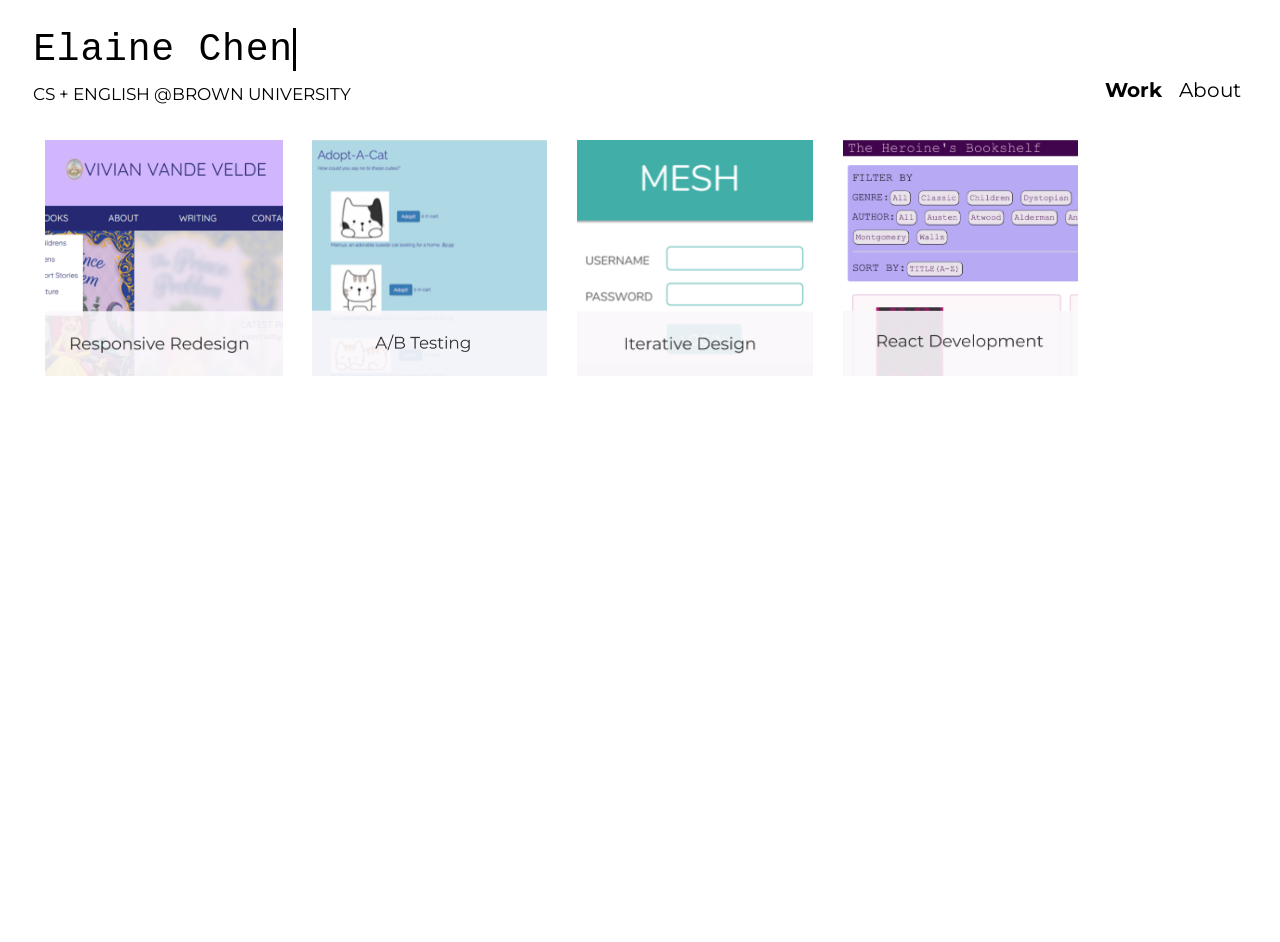
<file: index.html>
<!doctype html>

<html>
  <head>
    <title> Elaine Chen - Home </title>
    <link rel="stylesheet" href="index.css">
    <link rel="preconnect" href="https://fonts.gstatic.com"> 
    <link href="https://fonts.googleapis.com/css2?family=Cormorant+Garamond:wght@300&family=Montserrat:wght@300&family=Roboto+Slab:wght@200&display=swap" rel="stylesheet">
    <meta content="width=device-width, initial-scale=1" name="viewport" />
  </head>

  <body class = "body">
    <!-- Name -->
    <div class = "header">
      <div class="typewriter">
        <h1> Elaine Chen </h1>
      </div>
    </div>

    <!-- Tagline -->
    <div class = "subheader"> CS + ENGLISH @BROWN UNIVERSITY </div>
    
    <!-- Nav Bar -->
    <div class = "nav-bar">
      <ul class = "horizontal-bar">
        <li class = "nav-item"><a href="#" class = "nav-link" style = "font-weight: bold">Work</a></li>
        <li class = "nav-item"><a href="about.html" class = "nav-link">About</a></li>
      </ul>
    </div>

    <!-- Grid of projects -->
    <div class = "grid">
      <div>
      <a href = "design.html" style = "text-decoration: none" alt = "Responsive Redesign"> <img src = "vvv.png" class = "image"> </a>
      <a href = "ABTesting.html" style = "text-decoration: none" alt = "AB Testing"> <img src = "ab.png" class = "image"> </a>
      <a href = "iterative.html" style = "text-decoration: none" alt = "Iterative Redesign"> <img src = "mesh.png" class = "image"> </a>
      <a href = "development.html" style = "text-decoration: none" alt = "Development"> <img src = "heroine.png" class = "image"> </a>
      </div>
    </div>
  </body>
</html>
</file>
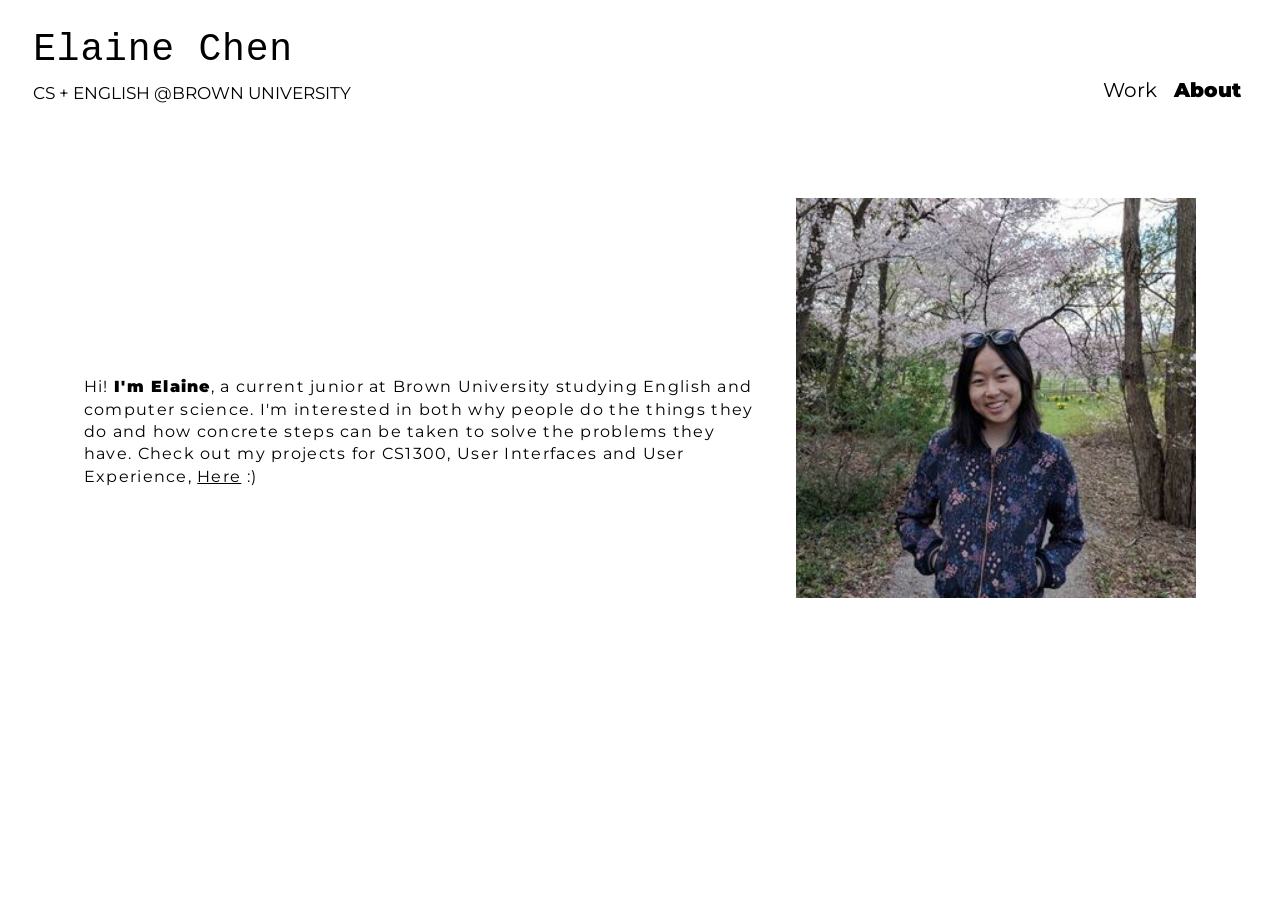
<file: about.html>
<!doctype html>

<html>
  <head>
    <title> Elaine Chen - About </title>
    <link rel="stylesheet" href="about-index.css">
    <link rel="preconnect" href="https://fonts.gstatic.com"> 
    <link href="https://fonts.googleapis.com/css2?family=Cormorant+Garamond:wght@300&family=Montserrat:wght@300&family=Roboto+Slab:wght@200&display=swap" rel="stylesheet">
    <meta content="width=device-width, initial-scale=1" name="viewport" />
  </head>

  <body class = "body">
    <!-- Name -->
    <div class = "header">
      <div class="no-typewriter">
        <a href = "index.html" style = "text-decoration: none; color: black"> <h1> Elaine Chen </h1> </a>
      </div>
    </div>

    <!-- Tagline -->
    <div class = "subheader"> CS + ENGLISH @BROWN UNIVERSITY </div>
    
    <!-- Nav Bar -->
    <div class = "nav-bar">
      <ul class = "horizontal-bar">
        <li class = "nav-item"><a href="index.html" class = "nav-link">Work</a></li>
        <li class = "nav-item"><a href="#" class = "nav-link" style = "font-weight: 900">About</a></li>
      </ul>
    </div>

    <!-- About Me -->
    <div class = "about-me">
      <div class = "blurb">
        Hi! <span class = "name">I'm Elaine</span>,
        a current junior at Brown University studying English and
        computer science. I'm interested in both why people do the things
        they do and how concrete steps can be taken to solve the problems
        they have. Check out my projects for CS1300, User Interfaces and
        User Experience, <span><a href = "index.html" class = "inline-link">Here</a></span> :)
      </div>

      <div class = "me-pic"> 
        <img src = "propic.jpg" class = "me-pic">
      </div>
    </div>
  </body>
</html>
</file>
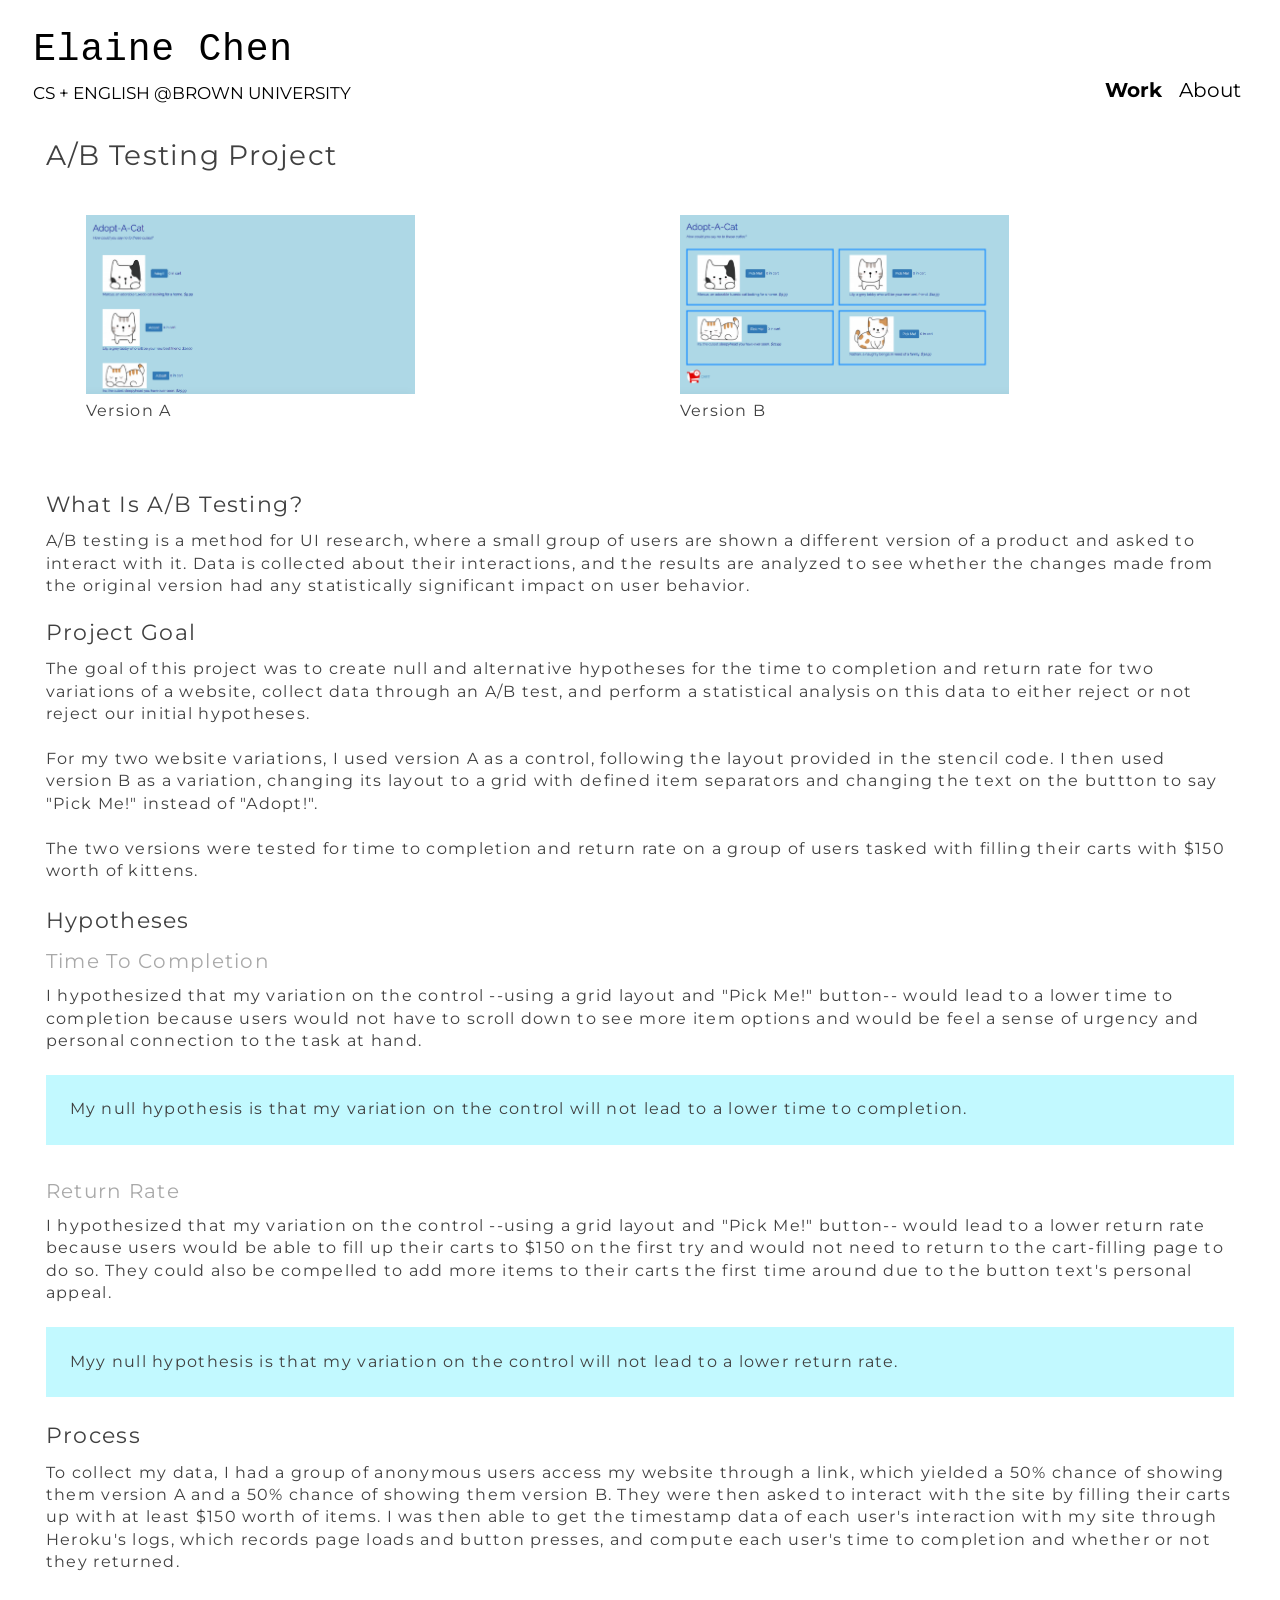
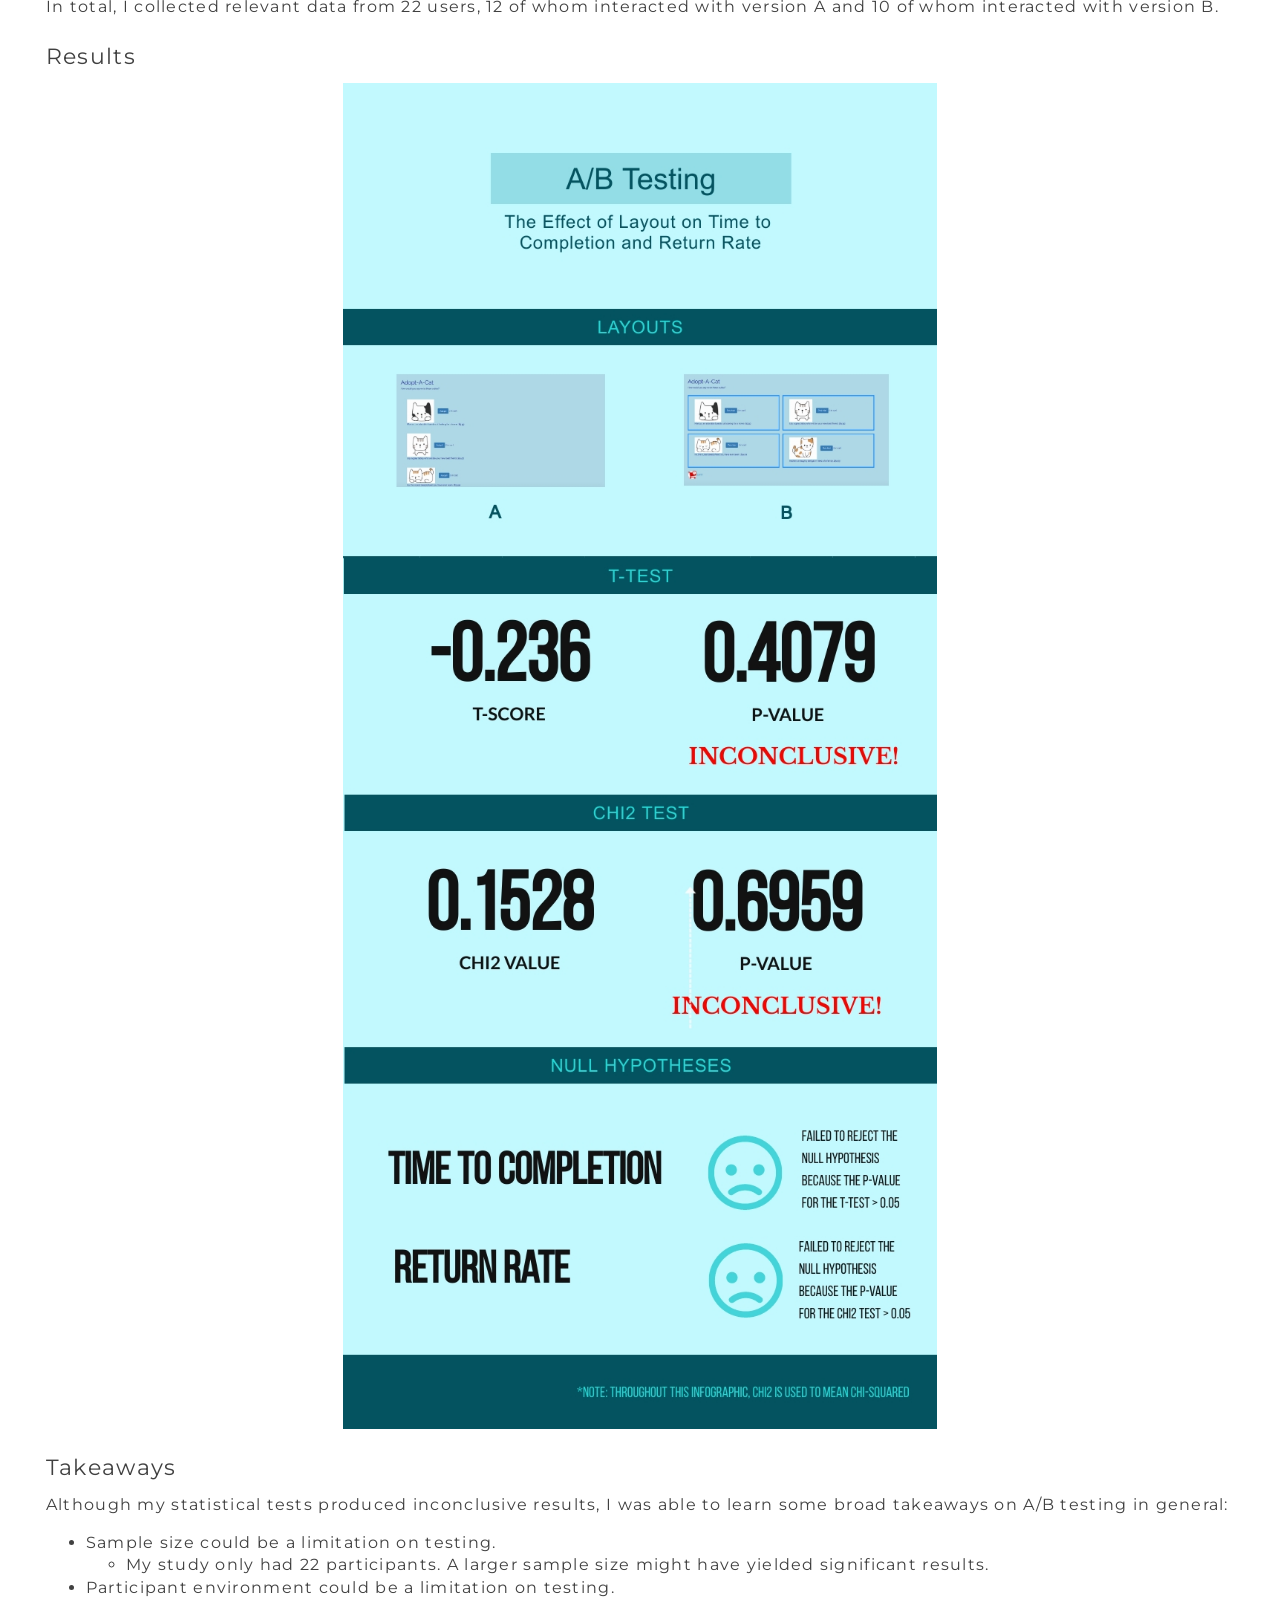
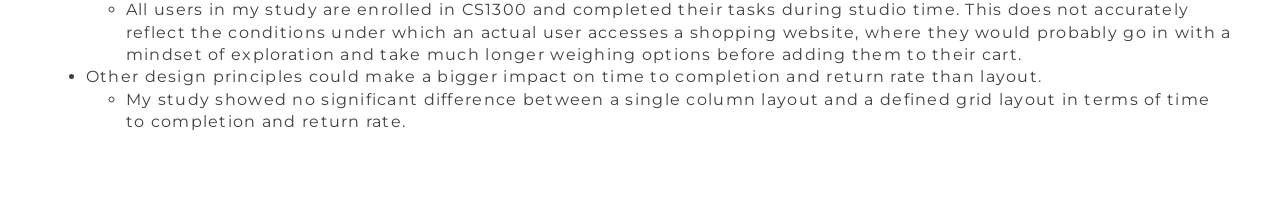
<file: ABTesting.html>
<!doctype html>

<html>
  <head>
    <title> Elaine Chen - A/B Testing </title>
    <link rel="stylesheet" href="ABTesting-index.css">
    <link rel="preconnect" href="https://fonts.gstatic.com"> 
    <link href="https://fonts.googleapis.com/css2?family=Cormorant+Garamond:wght@300&family=Montserrat:wght@300&family=Roboto+Slab:wght@200&display=swap" rel="stylesheet">
    <meta content="width=device-width, initial-scale=1" name="viewport" />
  </head>

  <body>
    <!-- SITE HEADER -->
    <div class = "s-header">
      <div class="no-typewriter">
        <a href = "index.html" style = "text-decoration: none; color: black"> <h1> Elaine Chen </h1> </a>
      </div>
    </div>

    <!-- Tagline -->
    <div class = "subheader"> CS + ENGLISH @BROWN UNIVERSITY </div>
    
    <!-- Nav Bar -->
    <div class = "nav-bar">
      <ul class = "horizontal-bar">
        <li class = "nav-item"><a href="index.html" class = "nav-link" style = "font-weight: bold">Work</a></li>
        <li class = "nav-item"><a href="about.html" class = "nav-link">About</a></li>
      </ul>
    </div>

    <!-- PROJECT SPECIFIC -->
    <div class = "body">
    <!-- Header -->
    <div class = "header"> A/B Testing Project </div>

    <!-- Intro -->
    <div class = "image-comp-section"> 
      <figure> 
        <a href="A.html" style = "text-decoration: none"><img src = "image_a.png" alt = "version A" class = "comp-image"></a>
        <figcaption class = "section-content"> Version A </figcaption>
      </figure>
      <figure> 
        <a href="B.html"><img src = "image_b.png" alt = "version B" class = "comp-image"> </a>
        <figcaption class = "section-content"> Version B </figcaption>
      </figure>
    </div>

    <!-- What Is Explanation -->
    <div class = "section-header"> What Is A/B Testing? </div>
    <div class = "section-content">
      A/B testing is a method for UI research, where a small group of users
      are shown a different version of a product and asked to interact with it.
      Data is collected about their interactions, and the results are analyzed
      to see whether the changes made from the original version had any
      statistically significant impact on user behavior.
    </div>

    <!-- Project Goal -->
    <div class = "section">
      <div class = "section-header"> Project Goal </div>
      <div class = "section-content"> 
        The goal of this project was to create null and alternative hypotheses
        for the time to completion and return rate for two variations of a website,
        collect data through an A/B test, and perform a statistical analysis
        on this data to either reject or not reject our initial hypotheses.
        <br>
        <br>
        For my two website variations, I used version A as a control, following the
        layout provided in the stencil code. I then used version B as a variation,
        changing its layout to a grid with defined item separators and changing the
        text on the buttton to say "Pick Me!" instead of "Adopt!".
        <br>
        <br>
        The two versions were tested for time to completion and return rate on a
        group of users tasked with filling their carts with $150 worth of kittens.
      </div>
    </div>


    <!-- The Hypotheses -->
    <div class = "section">
      <div class = "section-header"> Hypotheses </div>
      <div class = "section-subheader"> Time To Completion </div>
      <div class = "section-content"> 
        I hypothesized that my variation on the control --using a grid layout and "Pick Me!" button-- would lead to
        a lower time to completion because users would not have to scroll down to 
        see more item options and would be feel a sense of urgency and personal
        connection to the task at hand.
        <br>
        <br>
        <div class = "special">
        My null hypothesis is that my variation on the control will not lead to a lower time to
        completion.
        </div>
      </div>
      <br>
      <div class = "section-subheader"> Return Rate </div>
      <div class = "section-content"> 
        I hypothesized that my variation on the control --using a grid layout and "Pick Me!" button-- would lead to
        a lower return rate because users would be able to fill up their carts to
        $150 on the first try and would not need to return to the cart-filling page
        to do so. They could also be compelled to add more items to their carts the
        first time around due to the button text's personal appeal.
        <br>
        <br>
        <div class = "special">
        Myy null hypothesis is that my variation on the control will not lead to a lower return rate.
      </div>
      </div>
    </div>

    <!-- The Process -->
    <div class = "section">
      <div class = "section-header"> Process </div>
      <div class = "section-content"> 
        To collect my data, I had a group of anonymous users access my website through
        a link, which yielded a 50% chance of showing them version A and a 50% chance of
        showing them version B. They were then asked to interact with the site by filling
        their carts up with at least $150 worth of items. I was then able to get the
        timestamp data of each user's interaction with my site through Heroku's logs,
        which records page loads and button presses, and compute each user's time to completion
        and whether or not they returned.
        <br>
        <br>
        In total, I collected relevant data from 22 users, 12 of whom interacted with version
        A and 10 of whom interacted with version B.
      </div>
    </div>

    <!-- The Results -->
    <div class = "section">
      <div class = "section-header"> Results </div>
      <div class = "section-content">
      </div>
      <!-- Put infographic here -->
      <img src = "infographic.jpg" class = "image">
    </div>

    <!-- Takeaways -->
    <div class = "section">
      <div class = "section-header"> Takeaways </div>
      <div class = "section-content">
        Although my statistical tests produced inconclusive results, I was able to learn some
        broad takeaways on A/B testing in general:
        <ul>
          <li> Sample size could be a limitation on testing.
            <ul>
              <li> My study only had 22 participants. A larger sample size might have yielded
                significant results.
              </li>
            </ul>
          </li>
          <li> Participant environment could be a limitation on testing.
            <ul>
              <li> All users in my study are enrolled in CS1300 and completed their tasks
                during studio time. This does not accurately reflect the conditions under which
                an actual user accesses a shopping website, where they would probably go in
                with a mindset of exploration and take much longer weighing options before
                adding them to their cart.
              </li>
            </ul>
          </li>
          <li> Other design principles could make a bigger impact on time to completion and
            return rate than layout.
            <ul>
              <li> My study showed no significant difference between a single column layout and
                a defined grid layout in terms of time to completion and return rate.
              </li>
            </ul>
          </li>
        </ul>
      </div>
    </div>
    </div>
  </body>
</html>
</file>
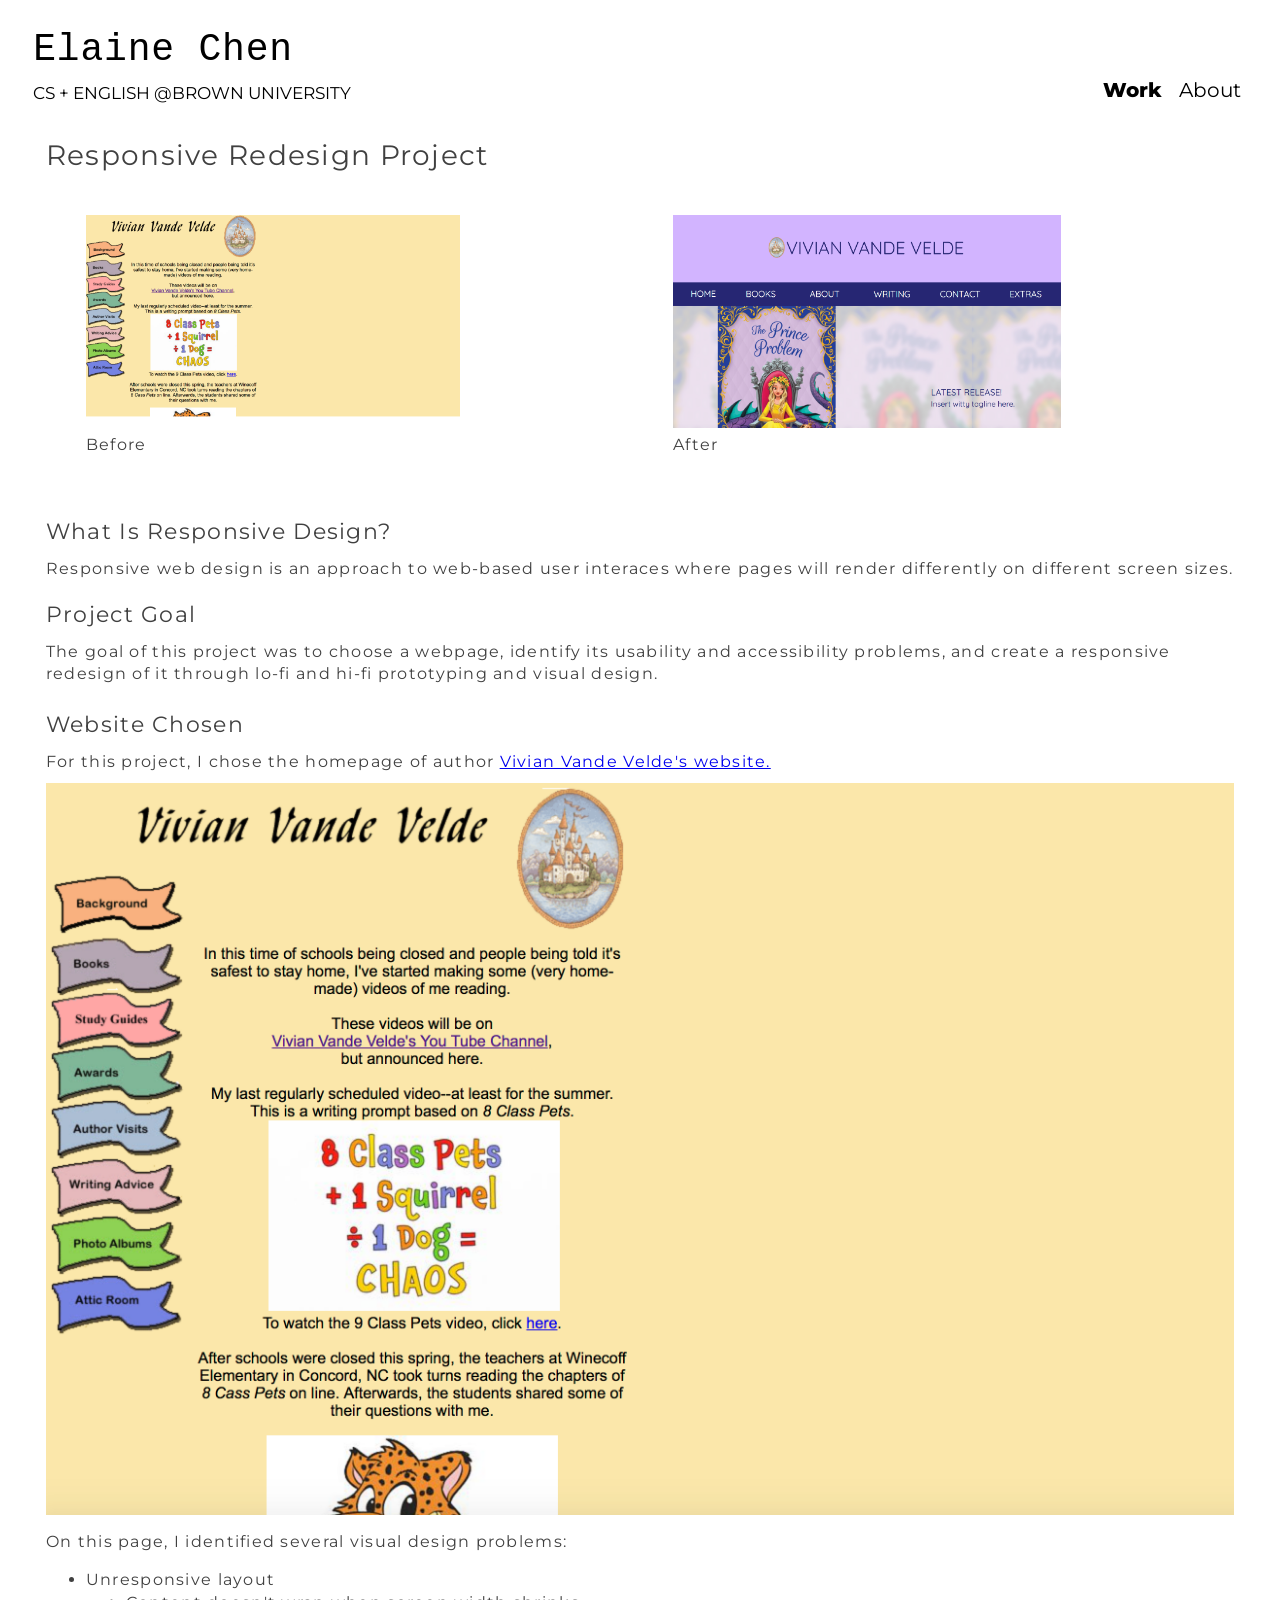
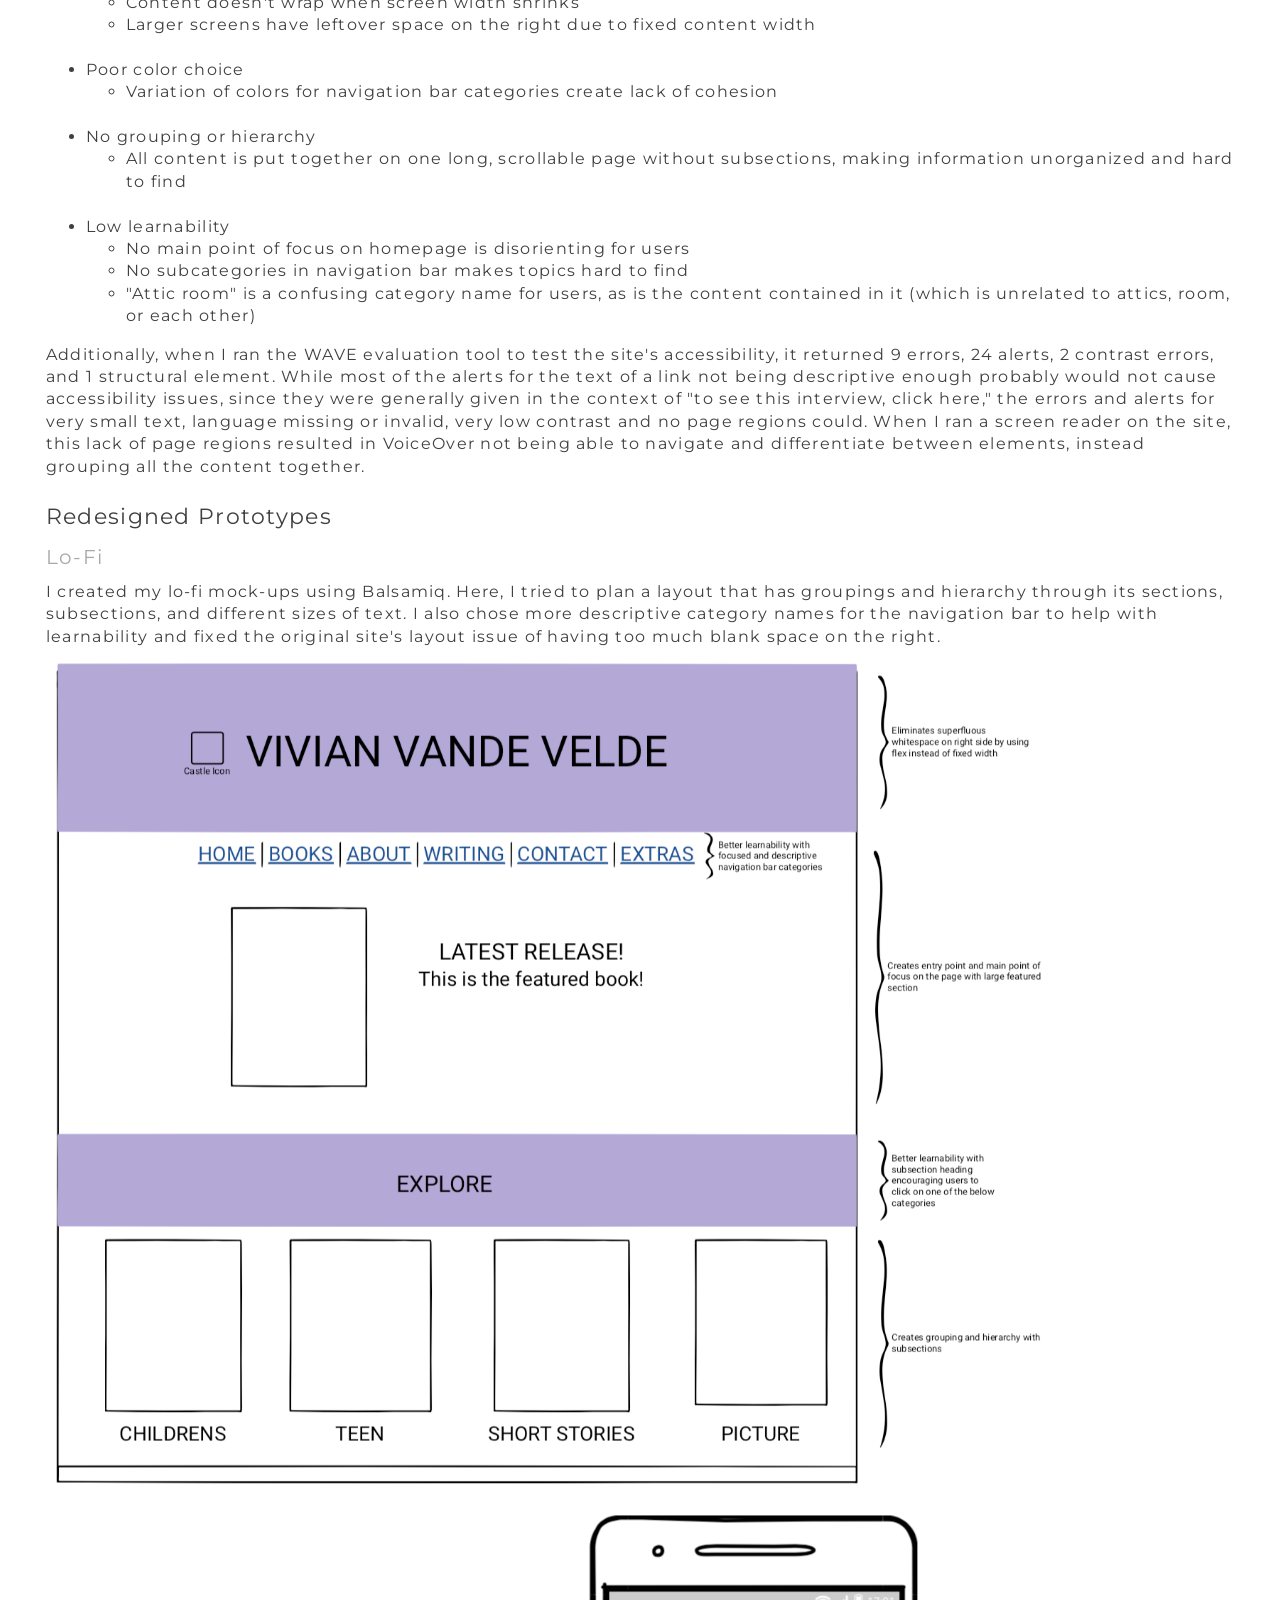
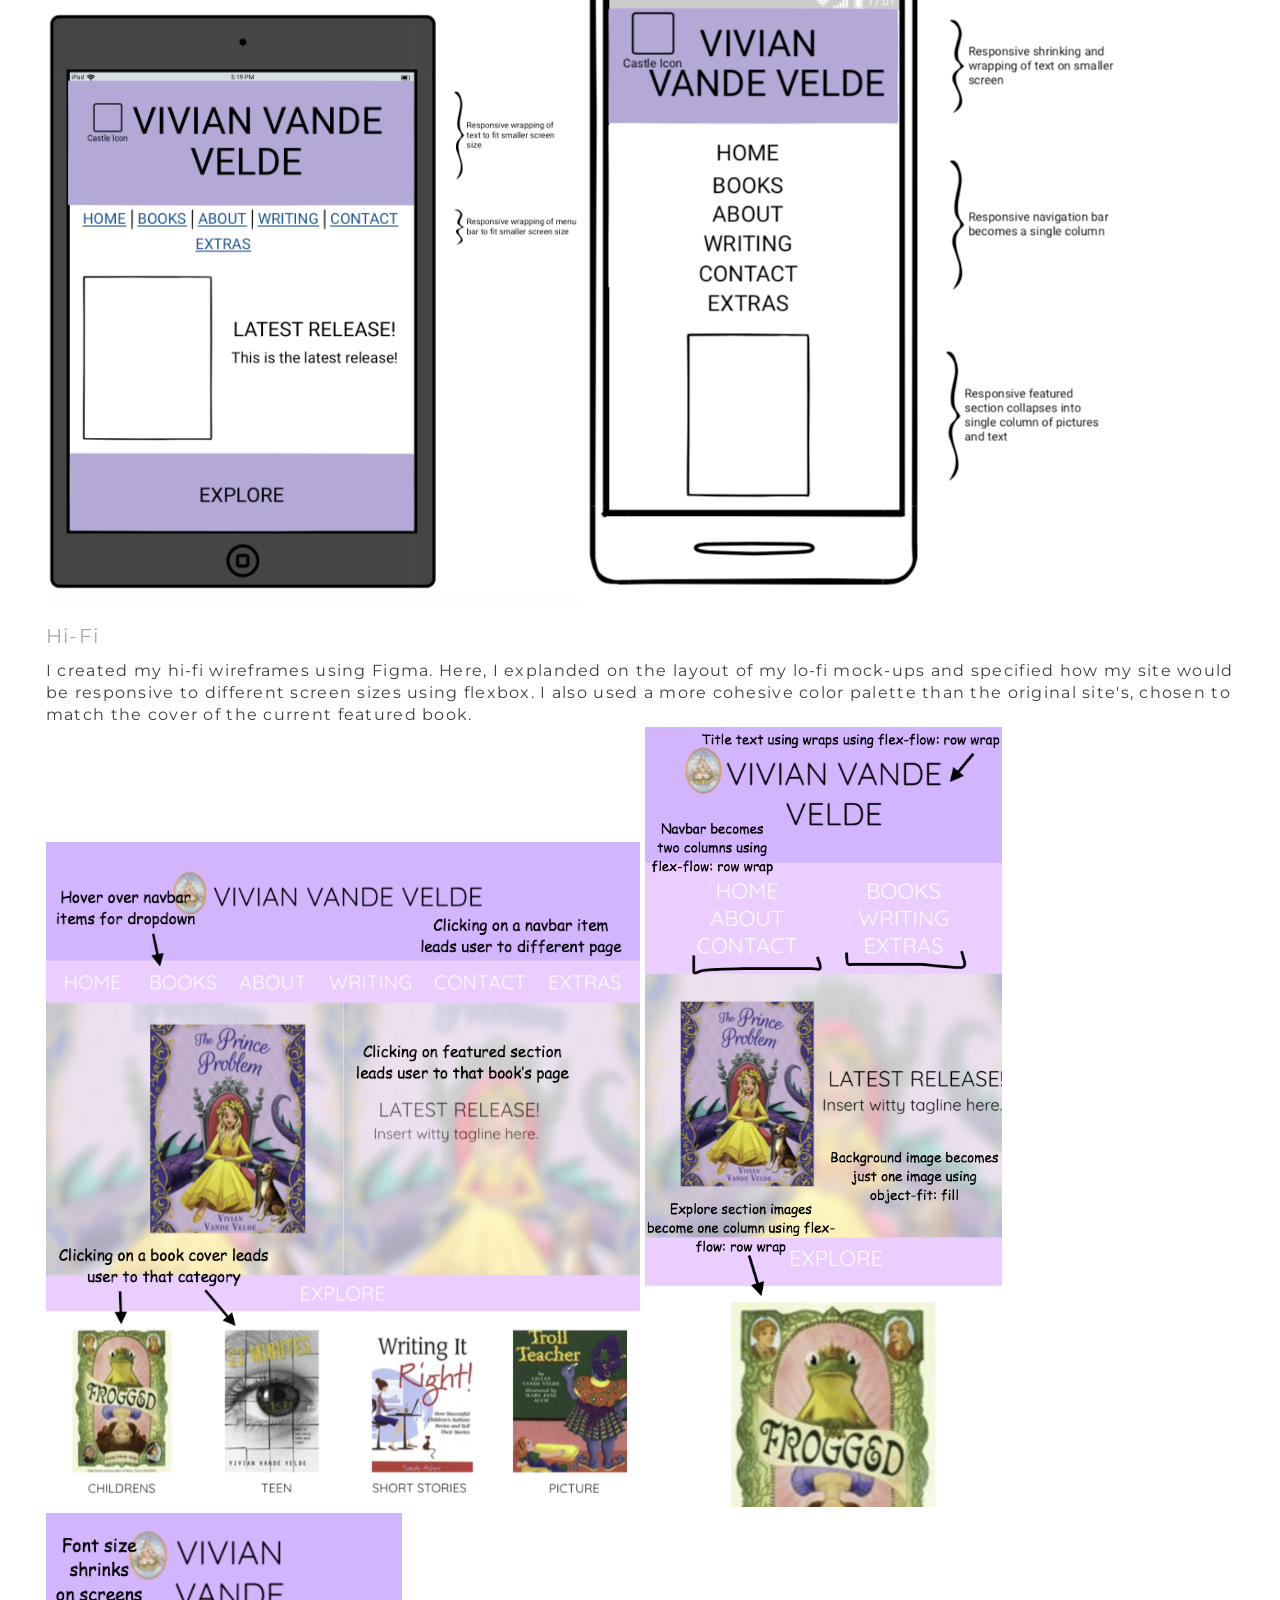
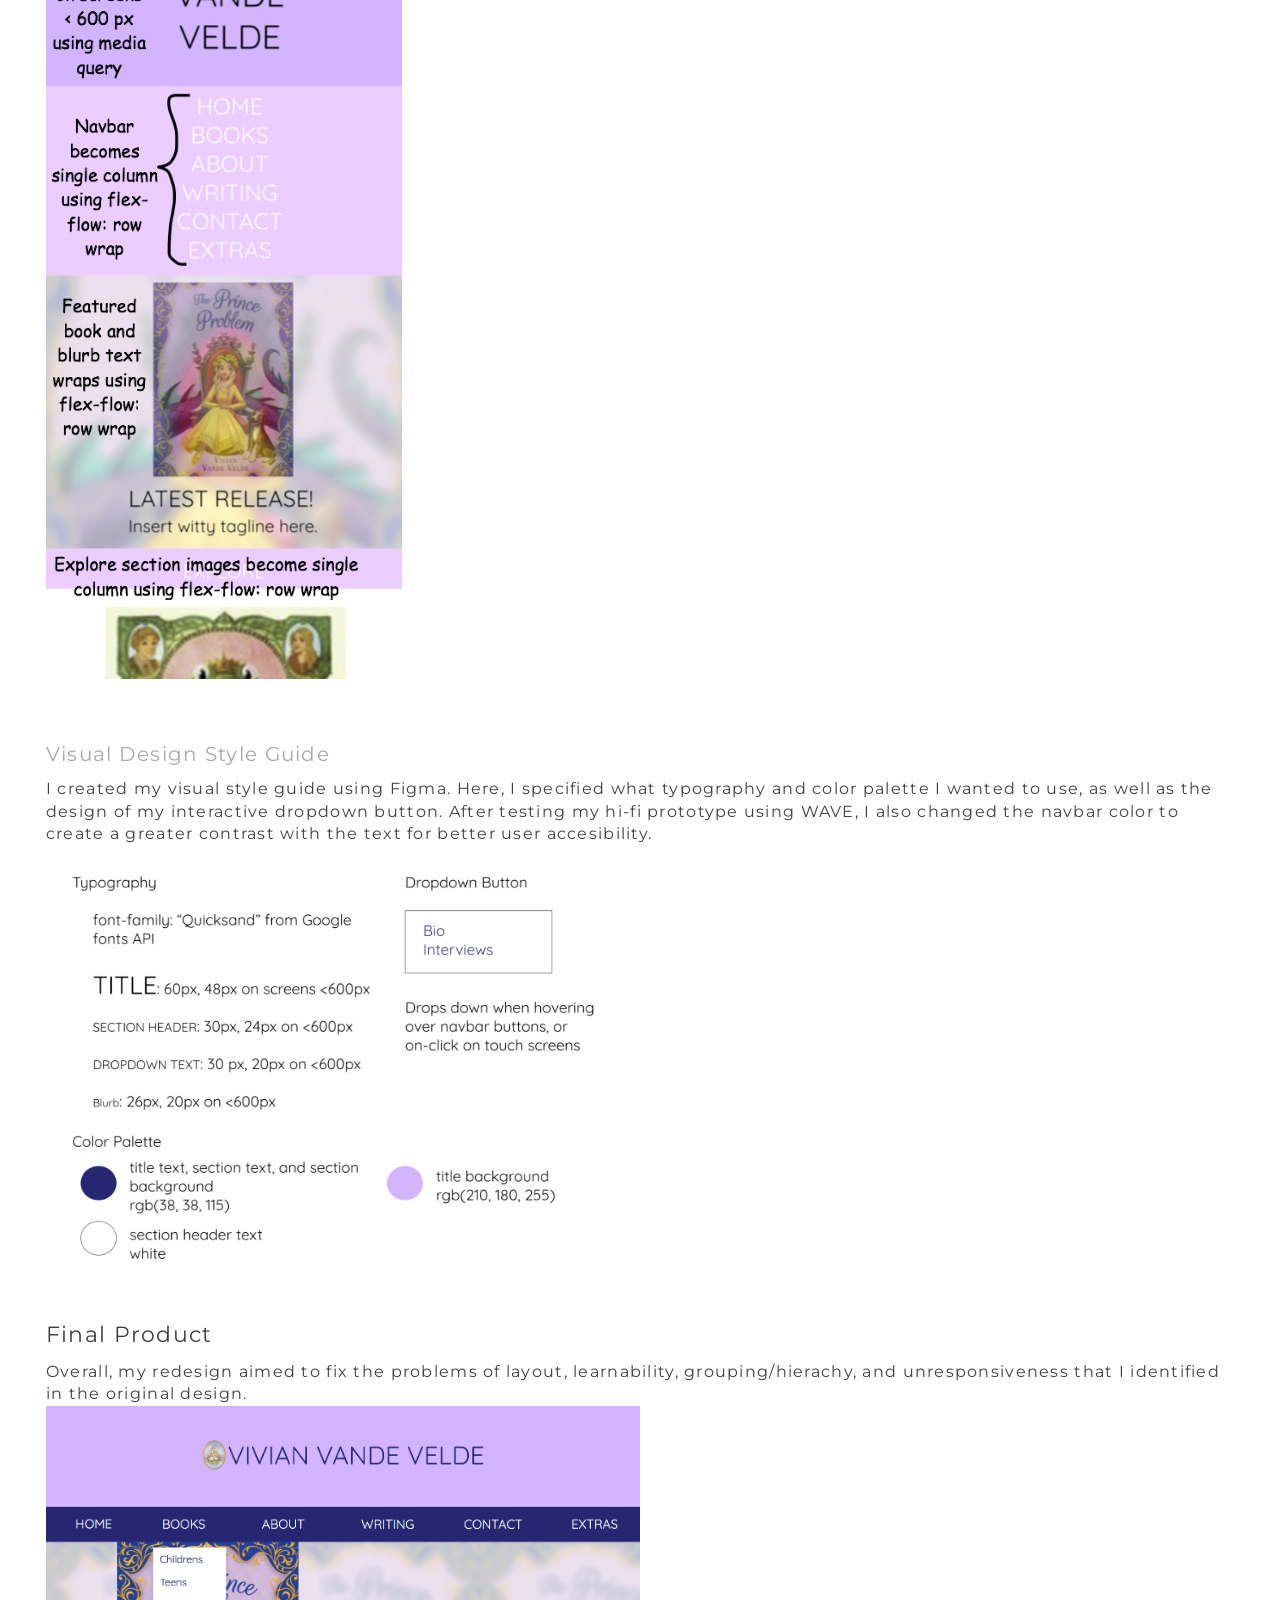
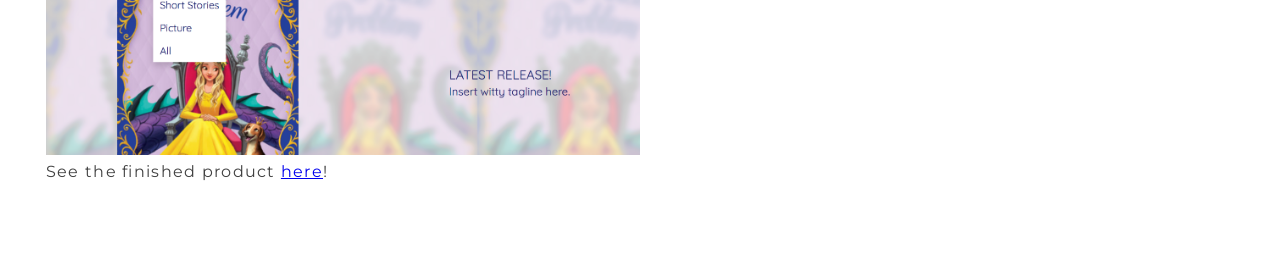
<file: design.html>
<!doctype html>

<html>
  <head>
    <title> Elaine Chen - Responsive Redesign </title>
    <link rel="stylesheet" href="design-index.css">
    <link rel="preconnect" href="https://fonts.gstatic.com"> 
    <link href="https://fonts.googleapis.com/css2?family=Cormorant+Garamond:wght@300&family=Montserrat:wght@300&family=Roboto+Slab:wght@200&display=swap" rel="stylesheet">
  </head>

  <body>
    <!-- SITE HEADER -->
    <div class = "header-wrap">
    <div class = "s-header">
      <div class="no-typewriter">
        <a href = "index.html" style = "text-decoration: none; color: black"> <h1> Elaine Chen </h1> </a>
      </div>
    </div>

    <!-- Tagline -->
    <div class = "subheader"> CS + ENGLISH @BROWN UNIVERSITY </div>
    
    <!-- Nav Bar -->
    <div class = "nav-bar">
      <ul class = "horizontal-bar">
        <li class = "nav-item"><a href="index.html" class = "nav-link" style = "font-weight: 800">Work</a></li>
        <li class = "nav-item"><a href="about.html" class = "nav-link">About</a></li>
      </ul>
    </div>
  </div>

    <!-- PROJECT SPECIFIC -->
    <div class = "body">
    <!-- Header -->
    <div class = "header"> Responsive Redesign Project </div>

    <!-- Intro -->
    <div class = "before-after-section"> 
      <figure> 
        <a href="http://www.vivianvandevelde.com"><img src = "vvv_orig.png" alt = "vivian vande velde's site" class = "bf-image"></a>
        <figcaption class = "section-content"> Before </figcaption>
      </figure>
      <figure> 
        <a href="https://aqueous-woodland-37429.herokuapp.com"><img src = "after.png" alt = "redesigned site" class = "bf-image"></a>
        <!--<img src = "redesign_final.png" class = "bf-image"> -->
        <figcaption class = "section-content"> After </figcaption>
      </figure>
    </div>

    <!-- What Is Explanation -->
    <div class = "section-header"> What Is Responsive Design? </div>
    <div class = "section-content">
      Responsive web design is an approach to web-based user interaces where
      pages will render differently on different screen sizes.
    </div>

    <!-- Project Goal -->
    <div class = "section">
      <div class = "section-header"> Project Goal </div>
      <div class = "section-content"> 
        The goal of this project was to choose a webpage, identify its usability and accessibility problems, and create a responsive redesign of it through lo-fi and hi-fi prototyping and visual design.
      </div>
    </div>

    <!-- The Task -->
    <div class = "section">
      <div class = "section-header"> Website Chosen </div>
      <div class = "section-content"> 
        For this project, I chose the homepage of author <a href="http://www.vivianvandevelde.com"> Vivian Vande Velde's website. </a>
        <img src = "vsite.png" class = "vimage">
      </div>
      <div class = "section-content">
        On this page, I identified several visual design problems:
        <ul>
          <li> Unresponsive layout 
            <ul>
              <li> Content doesn't wrap when screen width shrinks </li>
              <li> Larger screens have leftover space on the right due to fixed content width </li>
            </ul>
          </li>
          <br>
          <li> Poor color choice
            <ul>
              <li> Variation of colors for navigation bar categories create lack of cohesion </li>
            </ul>
          </li>
          <br>
          <li> No grouping or hierarchy 
            <ul>
              <li> All content is put together on one long, scrollable page without subsections, making information unorganized and hard to find </li>
            </ul>
          </li>
          <br>
          <li> Low learnability 
            <ul>
              <li> No main point of focus on homepage is disorienting for users</li>
              <li> No subcategories in navigation bar makes topics hard to find </li>
              <li> "Attic room" is a confusing category name for users, as is the content contained in it (which is unrelated to attics, room, or each other) </li>
            </ul>
          </li>
        </ul>
        Additionally, when I ran the WAVE evaluation tool to test the site's accessibility, it returned 9 errors, 24 alerts, 2 contrast errors, and 1 structural element. While most of the alerts for the text of a link not being descriptive enough probably would not cause accessibility issues, since they were generally given in the context of "to see this interview, click here," the errors and alerts for very small text, language missing or invalid, very low contrast and no page regions could. When I ran a screen reader on the site, this lack of page regions resulted in VoiceOver not being able to navigate and differentiate between elements, instead grouping all the content together.
      </div>
    </div>

    <!-- Redesign -->
    <div class = "section">
      <div class = "section-header"> Redesigned Prototypes </div>

      <div class = "section-subheader"> Lo-Fi </div>
      <div class = "section-content"> I created my lo-fi mock-ups using Balsamiq. Here, I tried to plan a layout that has groupings and hierarchy through its sections, subsections, and different sizes of text. I also chose more descriptive category names for the navigation bar to help with learnability and fixed the original site's layout issue of having too much blank space on the right. </div>
      <img src = "desktop_wireframe.png" class = "wireframe-image">
      <img src = "ipad_wireframe.png" class = "iphone-wireframe-image">
      <img src = "iphone_wireframe.png" class = "iphone-wireframe-image">
    
      <div class = "section-subheader"> Hi-Fi </div>
      <div class = "section-content"> I created my hi-fi wireframes using Figma. Here, I explanded on the layout of my lo-fi mock-ups and specified how my site would be responsive to different screen sizes using flexbox. I also used a more cohesive color palette than the original site's, chosen to match the cover of the current featured book. </div>
        <img src = "desktop_prototype.png" class = "prototype-image">
        <img src = "ipad_prototype.png" class = "iphone-prototype-image">
        <img src = "iphone_prototype.png" class = "iphone-prototype-image">
        <br>
        <br>
        <br>
      <div class = "section-subheader"> Visual Design Style Guide </div>
        <div class = "section-content"> I created my visual style guide using Figma. Here, I specified what typography and color palette I wanted to use, as well as the design of my interactive dropdown button. After testing my hi-fi prototype using WAVE, I also changed the navbar color to create a greater contrast with the text for better user accesibility.</div>
        <img src = "design_guide.png" class = "prototype-image">
        <br>
        <br>
    </div>

    <!-- Final Product -->
    <div class = "section">
      <div class = "section-header"> Final Product </div>
      <div class = "section-content"> Overall, my redesign aimed to fix the problems of layout, learnability, grouping/hierachy, and unresponsiveness that I identified in the original design. </div>
      <img src = "final.png" class = "prototype-image">
      <!--<img src = "redesign_final.png" class = "prototype-image">-->
      <div class = "section-content"> 
      See the finished product <a href="https://aqueous-woodland-37429.herokuapp.com">here</a>!
      </div>
    </div>

  </div>
  </body>
</html>
</file>
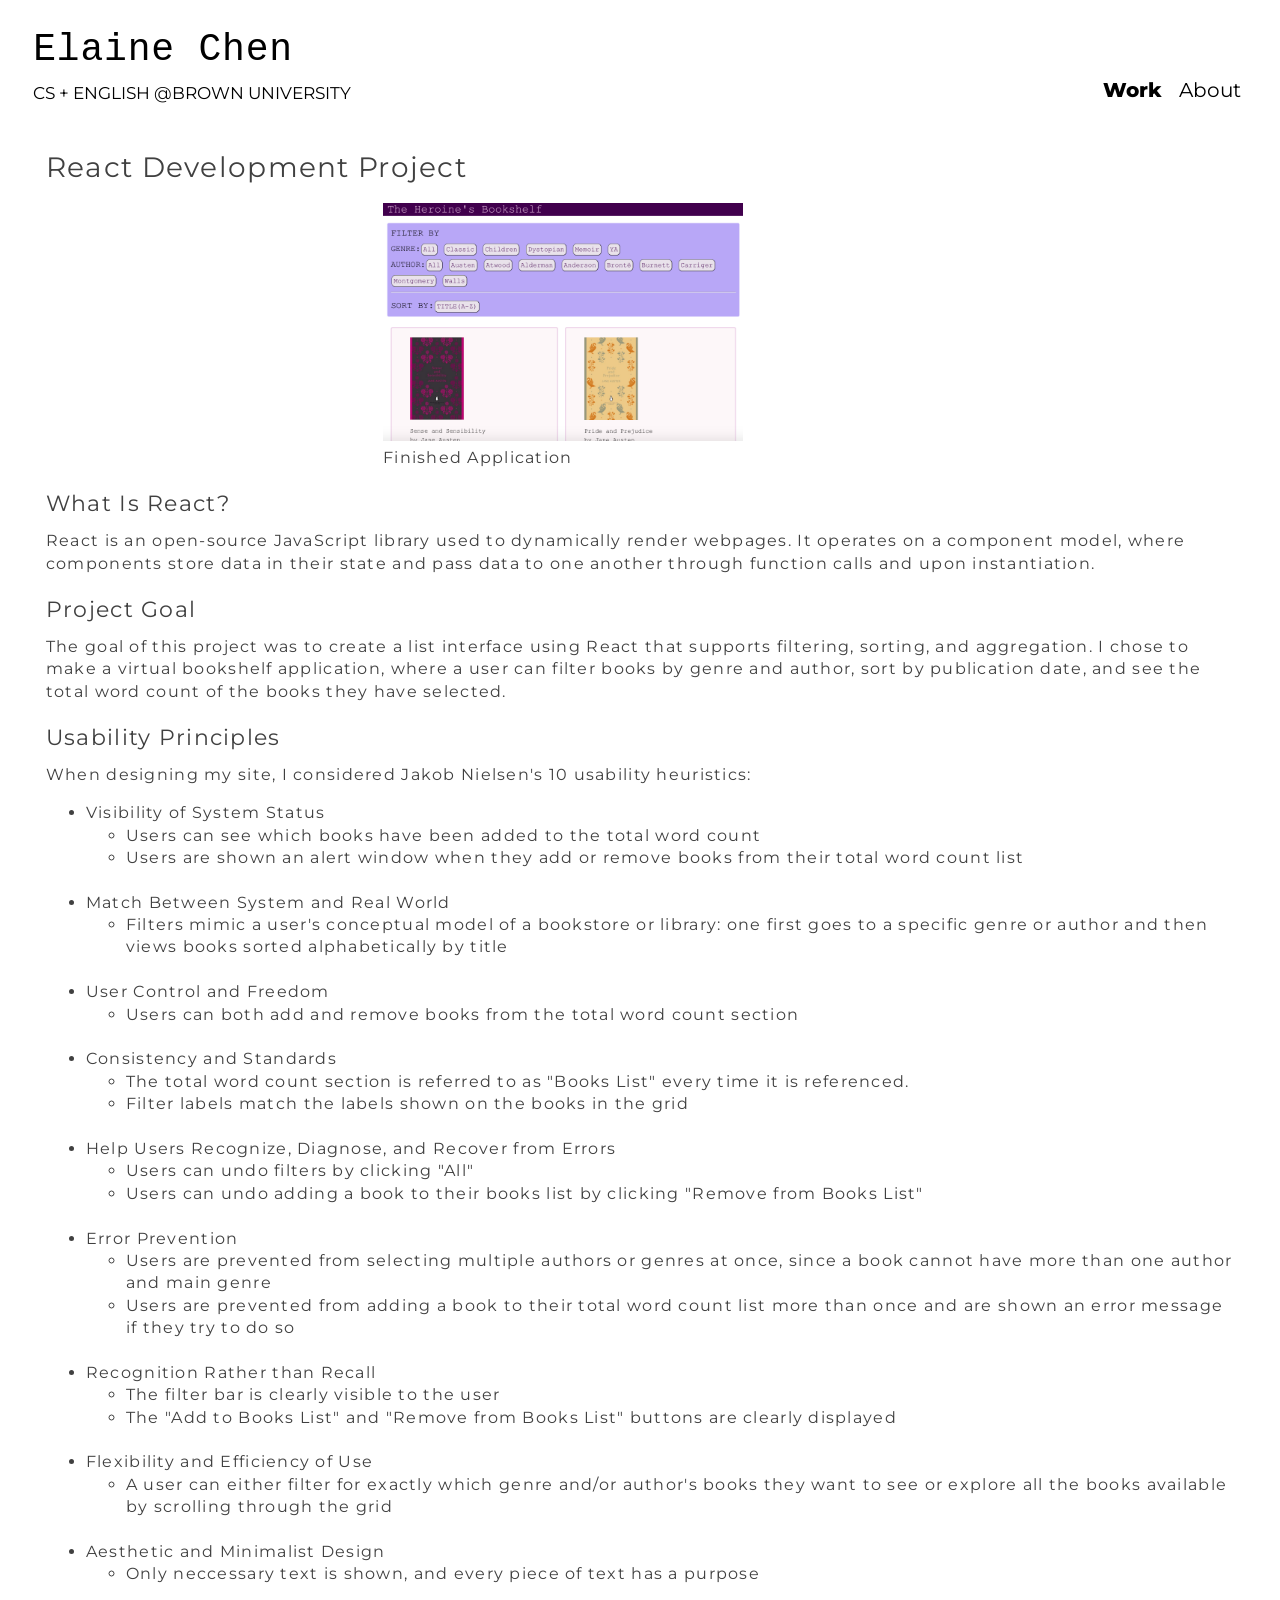
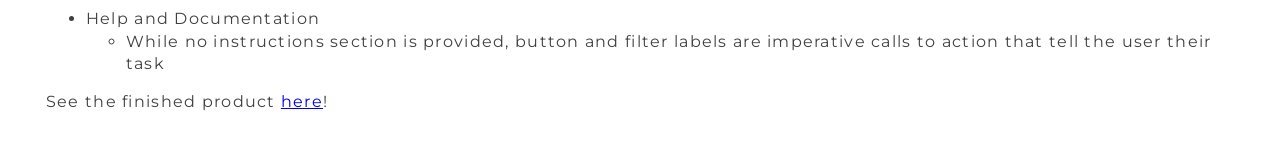
<file: development.html>
<!doctype html>

<html>
  <head>
    <title> Elaine Chen - Development </title>
    <link rel="stylesheet" href="development-index.css">
    <link rel="preconnect" href="https://fonts.gstatic.com"> 
    <link href="https://fonts.googleapis.com/css2?family=Cormorant+Garamond:wght@300&family=Montserrat:wght@300&family=Roboto+Slab:wght@200&display=swap" rel="stylesheet">
    <meta content="width=device-width, initial-scale=1" name="viewport" />
  </head>

  <body>
    <!-- SITE HEADER -->
    <div class = "header-wrap">
      <div class = "s-header">
        <div class="no-typewriter">
          <a href = "index.html" style = "text-decoration: none; color: black"> <h1> Elaine Chen </h1> </a>
        </div>
      </div>
  
      <!-- Tagline -->
      <div class = "subheader"> CS + ENGLISH @BROWN UNIVERSITY </div>
      
      <!-- Nav Bar -->
      <div class = "nav-bar">
        <ul class = "horizontal-bar">
          <li class = "nav-item"><a href="index.html" class = "nav-link" style = "font-weight: 800">Work</a></li>
          <li class = "nav-item"><a href="about.html" class = "nav-link">About</a></li>
        </ul>
      </div>
    </div>
  
      <!-- PROJECT SPECIFIC -->
      <div class = "body">
    <!-- PROJECT SPECIFIC -->
    <div class = "header"> React Development Project </div>

    <!-- Preview -->
    <div class = "intro-section">
      <figure> 
        <a href = "https://dry-dawn-68818.herokuapp.com" style = "text-decoration: none"><img src = "development-heroine.png" alt = "The Heroine's Bookshelf" class = "intro-image"></a>
        <figcaption class = "section-content"> Finished Application </figcaption>
      </figure>
    </div>

    <!-- What Is Explanation -->
    <div class = "section-header"> What Is React? </div>
    <div class = "section-content">
      React is an open-source JavaScript library used to dynamically
      render webpages. It operates on a component model, where components
      store data in their state and pass data to one another through
      function calls and upon instantiation.
    </div>

    <!-- Project Goal -->
    <div class = "section-header"> Project Goal </div>
    <div class = "section-content">
      The goal of this project was to create a list interface using
      React that supports filtering, sorting, and aggregation. I chose
      to make a virtual bookshelf application, where a user can filter
      books by genre and author, sort by publication date, and see
      the total word count of the books they have selected.
    </div>


    <!-- Usability Principles Used -->
    <div class = "section-header"> Usability Principles </div>
    <div class = "section-content"> 
      When designing my site, I considered Jakob Nielsen's 10 usability heuristics:
      <ul>
        <li> Visibility of System Status
          <ul>
            <li> Users can see which books have been added to the total word count </li>
            <li>
              Users are shown an alert window when they add or remove books from 
              their total word count list
            </li>
          </ul>
        </li>
        <br>
        <li> Match Between System and Real World
          <ul>
            <li> 
              Filters mimic a user's conceptual model  of a bookstore or library:
              one first goes to a specific genre or author
              and then views books sorted alphabetically by title
            </li>
          </ul>
        </li>
        <br>
        <li> User Control and Freedom
          <ul>
            <li> Users can both add and remove books from the total word count section </li>
          </ul>
        </li>
        <br>
        <li> Consistency and Standards
          <ul>
            <li>
              The total word count section is referred to as "Books List"
              every time it is referenced.
            </li>
            <li> Filter labels match the labels shown on the books in the grid </li>
          </ul>
        </li>
        <br>
        <li> Help Users Recognize, Diagnose, and Recover from Errors
          <ul>
            <li> Users can undo filters by clicking "All" </li>
            <li> Users can undo adding a book to their books list by clicking "Remove from Books List" </li>
          </ul>
        </li>
        <br>
        <li> Error Prevention
          <ul>
            <li>
              Users are prevented from selecting multiple authors or genres at once,
              since a book cannot have more than one author and main genre
            </li>
            <li>
              Users are prevented from adding a book to their total word count list
              more than once and are shown an error message if they try to do so
            </li>
          </ul>
        </li>
        <br>
        <li> Recognition Rather than Recall
          <ul>
            <li> The filter bar is clearly visible to the user </li>
            <li> 
              The "Add to Books List" and "Remove from Books List" buttons are clearly
              displayed
            </li>
          </ul>
        </li>
        <br>
        <li> Flexibility and Efficiency of Use
          <ul>
            <li>
              A user can either filter for exactly which genre and/or author's books
              they want to see or explore all the books available by scrolling through
              the grid
            </li>
          </ul>
        </li>
        <br>
        <li> Aesthetic and Minimalist Design
          <ul>
            <li> Only neccessary text is shown, and every piece of text has a purpose </li>
          </ul>
        </li>
        <br>
        <li> Help and Documentation
          <ul>
            <li>
              While no instructions section is provided, button and filter labels are
              imperative calls to action that tell the user their task
            </li>
          </ul>
        </li>
      </ul>
      See the finished product <a href="https://dry-dawn-68818.herokuapp.com">here</a>!
    </div>
    </div>

    </div>
  </body>
</html>
</file>
<file: index.css>
.body {
    font-family: 'Montserrat';
    letter-spacing: .08em;
}

/* typwriting name */
.header {
    display: flex;
    justify-content: left;
    align-items: left;
    margin: 2%;
    margin-bottom: 1%;
    letter-spacing: .05em;
  }

.typewriter h1 {
    font-family: 'Courier New';
    font-weight: lighter;
    font-size: 38px;
    overflow: hidden; /* Ensures the content is not revealed until the animation */
    border-right: .10em solid black; /* The typwriter cursor */
    white-space: nowrap; /* Keeps the content on a single line */
    margin: 0 auto; /* Gives that scrolling effect as the typing happens */
    margin-top: 1%;
    animation: 
      typing 3s steps(30, end),
      blink-caret .5s step-end 8;
}

.no-typewriter h1 {
    font-family: 'Courier New';
    font-weight: lighter;
    font-size: 38px;
    margin-top: 1%;
    margin-bottom: 0%;
}
  
/* The typing effect */
@keyframes typing {
    from { width: 0 }
    to { width: 100% }
}
  
/* The typewriter cursor effect */
@keyframes blink-caret {
    from, to { border-color: transparent }
    50% { border-color: black }
}

/* The typewriter cursor effect */
@keyframes cursor-gone {
    from, to { border-color: transparent }
    100% { border-color: transparent }
}

/* subheader */
.subheader{
    font-size: 17px;
    margin-left: 2%;
    letter-spacing: 0;
}

/* navigation bar */
.nav-bar {
    font-size: 20px;
}

.horizontal-bar{
    list-style-type: none;
    margin-top: -2%;
    margin-right: 2%;
    text-align: right;
    letter-spacing: 0;
}

.nav-item {
    display: inline;
    padding: 0.5%;
}

.nav-link {
    color: black;
    text-decoration: none;
}

/* unvisited link */
.nav-link:link {
    color: black;
}
  
  /* visited link */
.nav-link:visited {
}
  
  /* mouse over link */
.nav-link:hover {
    font-weight: bold;
    text-decoration: underline;
}
  
  /* selected link */
.nav-link:active {
    font-weight: bold;
}

/* projects grid */
.grid {
    display: flex;
    flex-flow: row wrap;
    /*justify-content: space-between;*/
    margin: 2%;
}

.image {
    max-width: 30%;
    max-height: 30%;
    /*width: 320px;
    height: 320px;*/
    padding: 1%;
}

.image:hover
{
    opacity: 0.3;
}

/* about me */
.about-me {
    display: inline-grid;
    grid-template-columns: auto auto;
    padding: 6%;
    font-size: 20px;
}

.blurb {
    margin-top: 25%;
    margin-right: 6%;
}

.me-pic {
    width: 400px;
    height: 400px;
}

.name {
    font-weight: bold;
}

/* responsive to different screen sizes */
@media only screen and (max-width: 800px)  {
    .image {
        max-width: 45%;
        max-height: 45%;
        margin-left: 2%;
    }


    .about-me {
        display: flex;
        flex-flow: row wrap;
        flex-direction: column-reverse;
        align-items: center;
        justify-content: center;
    }

    .blurb {
        margin-top: 4%;
        text-align: center;
    }
}

@media only screen and (max-width: 600px)  {
    .image{
        max-width: 80%;
        max-height: 80%;
        margin-left: 8%;
    }
}
</file>
<file: about-index.css>
.body {
    font-family: 'Montserrat';
    letter-spacing: .08em;
}

/* typwriting name */
.header {
    display: flex;
    justify-content: left;
    align-items: left;
    margin: 2%;
    margin-bottom: 1%;
    letter-spacing: .05em;
  }

.no-typewriter h1 {
    font-family: 'Courier New';
    font-weight: lighter;
    font-size: 38px;
    margin-top: 1%;
    margin-bottom: 0%;
}

/* subheader */
.subheader{
    font-size: 17px;
    margin-left: 2%;
    letter-spacing: 0;
}

/* navigation bar */
.nav-bar {
    font-size: 20px;
}

.horizontal-bar{
    list-style-type: none;
    margin-top: -2%;
    margin-right: 2%;
    text-align: right;
    letter-spacing: 0;
}

.nav-item {
    display: inline;
    padding: 0.5%;
}

.nav-link {
    color: black;
    text-decoration: none;
}

/* unvisited link */
.nav-link:link {
    color: black;
}
  
  /* visited link */
.nav-link:visited {
}
  
  /* mouse over link */
.nav-link:hover {
    font-weight: bold;
    text-decoration: underline;
}
  
  /* selected link */
.nav-link:active {
    font-weight: bold;
}

/* projects grid */
.grid {
    display: flex;
    flex-flow: row wrap;
    margin: 2%;
}

.image {
    max-width: 30%;
    max-height: 30%;
    padding: 1%;
    border-width: 1px;
}

/* about me */
.about-me {
    display: inline-grid;
    grid-template-columns: auto auto;
    padding: 6%;
    font-size: 16px;
}

.blurb {
    margin-top: 25%;
    margin-right: 6%;
    line-height: 1.4;
}

.me-pic {
    width: 400px;
    height: 400px;
}

.name {
    font-weight: 900;
}

/* responsive to different screen sizes */
@media only screen and (max-width: 800px)  {
    .image{
        max-width: 45%;
        max-height: 45%;
        margin-left: 2%;
    }


    .about-me {
        display: flex;
        flex-flow: row wrap;
        flex-direction: column-reverse;
        align-items: center;
        justify-content: center;
    }

    .blurb {
        margin-top: 4%;
        text-align: center;
    }
}

@media only screen and (max-width: 600px)  {
    .image{
        max-width: 80%;
        max-height: 80%;
        margin-left: 8%;
    }
}

.inline-link {
    text-decoration: underline;
    color: black;
}

.inline-link:hover {
    font-weight: bold;
}
</file>
<file: ABTesting-index.css>
.body{
    font-family: 'Montserrat';
    letter-spacing: .08em;
    padding: 3%;
    line-height: 1.5;
    color: rgb(64, 64, 64);
    line-height: 1.4;
}

/* site header */
.s-header {
    font-family: 'Courier New';
    display: flex;
    justify-content: left;
    align-items: left;
    margin: 2%;
    margin-bottom: 1%;
    letter-spacing: .05em;
  }

.no-typewriter h1 {
    font-family: 'Courier New';
    font-weight: lighter;
    font-size: 38px;
    margin-top: 1%;
    margin-bottom: 0%;
}

/* subheader */
.subheader{
    font-size: 17px;
    margin-left: 2%;
    font-family: 'Montserrat'
}

/* navigation bar */
.nav-bar {
    font-size: 20px;
    font-family: 'Montserrat'
}

.horizontal-bar{
    list-style-type: none;
    margin-top: -2%;
    margin-right: 2%;
    text-align: right;
}

.nav-item {
    display: inline;
    padding: 0.5%;
}

.nav-link {
    color: black;
    text-decoration: none;
}

/* unvisited link */
.nav-link:link {
    color: black;
}
  
  /* visited link */
.nav-link:visited {
}
  
  /* mouse over link */
.nav-link:hover {
    font-weight: bold;
    text-decoration: underline;
}
  
  /* selected link */
.nav-link:active {
    font-weight: bold;
}

/* PROJECT SPECIFIC CODE */
/* header */
.header{
    font-size: 28px;
    margin-top: -2%;
}

/* before and after section */

.image-comp-section{
    display: grid;
    grid-template-columns: auto auto;
    margin-top: 2%;
}

.comp-image{
    max-width: 75%;
    max-height: 75%;
}

.comp-image:hover {
    opacity: 0.3;
}

/* section */
.section{
    margin-bottom: 24px;
}

.section-header{
    font-size: 22px;
    margin-top: 20px;
    margin-bottom: 10px;
}
.section-subheader{
    font-size: 20px;
    margin-top: 10px;
    margin-bottom: 10px;
    color: darkgrey;
}

.section-content{
    font-size: 16px;
}

.special {
    padding: 2%;
    background-color: rgb(194, 249, 255);
}

/* Images */
.image{
    display: block;
    margin-left: auto;
    margin-right: auto;
    width: 50%;
}
</file>
<file: design-index.css>
.body{
    font-family: 'Montserrat';
    letter-spacing: .08em;
    padding: 3%;
    line-height: 1.5;
    color: rgb(64, 64, 64);
    line-height: 1.4;
}

/* site header */
.s-header {
    font-family: 'Courier New';
    display: flex;
    justify-content: left;
    align-items: left;
    margin: 2%;
    margin-bottom: 1%;
    letter-spacing: .05em;
  }

.no-typewriter h1 {
    font-family: 'Courier New';
    font-weight: lighter;
    font-size: 38px;
    margin-top: 1%;
    margin-bottom: 0%;
}

/* subheader */
.subheader{
    font-size: 17px;
    margin-left: 2%;
    font-family: 'Montserrat'
}

/* navigation bar */
.nav-bar {
    font-size: 20px;
    font-family: 'Montserrat'
}

.horizontal-bar{
    list-style-type: none;
    margin-top: -2%;
    margin-right: 2%;
    text-align: right;
}

.nav-item {
    display: inline;
    padding: 0.5%;
}

.nav-link {
    color: black;
    text-decoration: none;
}

/* unvisited link */
.nav-link:link {
    color: black;
}
  
  /* visited link */
.nav-link:visited {
}
  
  /* mouse over link */
.nav-link:hover {
    font-weight: bold;
    text-decoration: underline;
}
  
  /* selected link */
.nav-link:active {
    font-weight: bold;
}

/* PROJECT SPECIFIC CODE */
/* header */
.header{
    font-size: 28px;
    margin-top: -2%;
}

/* before and after section */

.before-after-section{
    display: grid;
    grid-template-columns: auto auto;
    margin-top: 2%;
}

.bf-image{
    max-width: 80%;
    max-height: 80%;
}

.bf-image:hover {
    opacity: 0.3;
}

/* section */
.section{
    margin-bottom: 24px;
}
.section-header{
    font-size: 22px;
    margin-top: 20px;
    margin-bottom: 10px;
}
.section-subheader{
    font-size: 20px;
    margin-top: 10px;
    margin-bottom: 10px;
    color: darkgrey;
}
.section-content{
    font-size: 16px;
}

/* images */
.vimage{
    max-width: 100%;
    max-height: 100%;
    margin-top: 10px;
    margin-bottom: 10px;
}

.wireframe-image {
    max-width: 100%;
    max-height: 100%;
    margin: auto;
    margin-top: 10px;
    margin-bottom: 10px;
}

.iphone-wireframe-image {
    max-width: 45%;
    max-height: 45%;
    margin: auto;
}

.prototype-image{
    max-width: 50%;
    max-height: 50%;
}

.iphone-prototype-image{
    max-width: 30%;
    max-height: 30%;
}
</file>
<file: development-index.css>
.body{
    font-family: 'Montserrat';
    letter-spacing: .08em;
    padding: 3%;
    line-height: 1.5;
    color: rgb(64, 64, 64);
    line-height: 1.4;
}

/* site header */
.s-header {
    font-family: 'Courier New';
    display: flex;
    justify-content: left;
    align-items: left;
    margin: 2%;
    margin-bottom: 1%;
    letter-spacing: .05em;
  }

.no-typewriter h1 {
    font-family: 'Courier New';
    font-weight: lighter;
    font-size: 38px;
    margin-top: 1%;
    margin-bottom: 0%;
}

/* subheader */
.subheader{
    font-size: 17px;
    margin-left: 2%;
    font-family: 'Montserrat'
}

/* navigation bar */
.nav-bar {
    font-size: 20px;
    font-family: 'Montserrat'
}

.horizontal-bar{
    list-style-type: none;
    margin-top: -2%;
    margin-right: 2%;
    text-align: right;
}

.nav-item {
    display: inline;
    padding: 0.5%;
}

.nav-link {
    color: black;
    text-decoration: none;
}

/* unvisited link */
.nav-link:link {
    color: black;
}
  
  /* visited link */
.nav-link:visited {
}
  
  /* mouse over link */
.nav-link:hover {
    font-weight: bold;
    text-decoration: underline;
}
  
  /* selected link */
.nav-link:active {
    font-weight: bold;
}

/* PROJECT SPECIFIC */
/* header */
.header{
    font-size: 28px;
    margin-top: -1%;
}

/* intro image section */

.intro-section{
    margin: auto;
    width: 50%;
}

.intro-image{
    max-width: 70%;
    max-height: 70%;
}

.intro-image:hover {
    opacity: 0.3;
}

/* section */
.section{
    margin-bottom: 24px;
}
.section-header{
    font-size: 22px;
    margin-top: 20px;
    margin-bottom: 10px;
}
.section-subheader{
    font-size: 20px;
    margin-top: 10px;
    margin-bottom: 10px;
    color: darkgrey;
}
.section-content{
    font-size: 16px;
}
</file>
